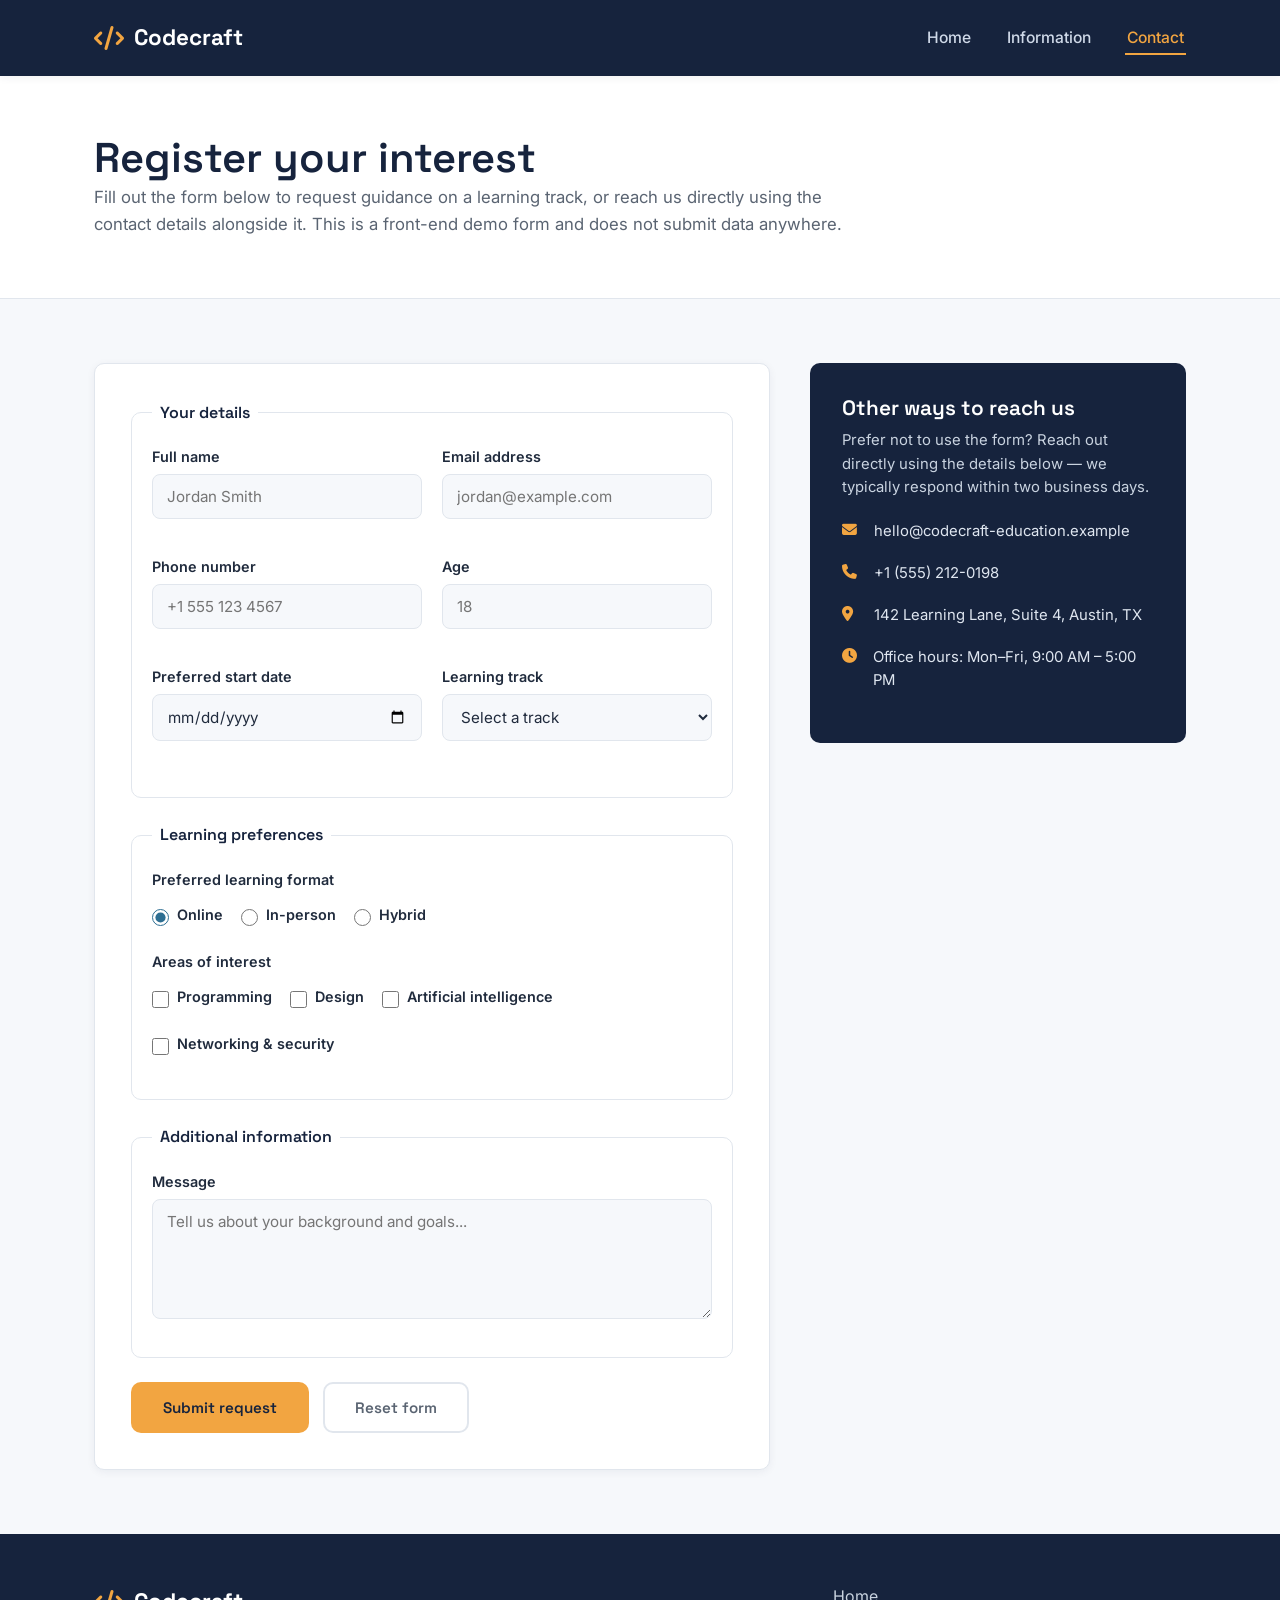
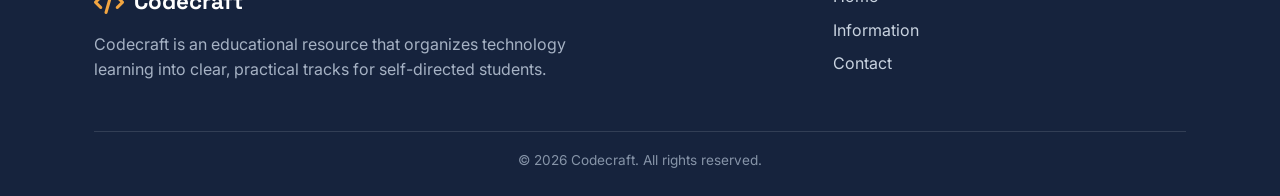
<file: contact.html>
<!DOCTYPE html>
<html lang="en">
<head>
  <meta charset="UTF-8">
  <meta name="viewport" content="width=device-width, initial-scale=1.0">
  <title>Contact &amp; Registration — Codecraft</title>
  <meta name="description" content="Register your interest in a Codecraft technology education track or get in touch with questions.">
  <link rel="preconnect" href="https://fonts.googleapis.com">
  <link href="https://fonts.googleapis.com/css2?family=Space+Grotesk:wght@500;600;700&family=Inter:wght@400;500;600&display=swap" rel="stylesheet">
  <link rel="stylesheet" href="https://cdnjs.cloudflare.com/ajax/libs/font-awesome/6.5.1/css/all.min.css">
  <link rel="stylesheet" href="style.css">
</head>
<body>

  <!-- ===================== HEADER & NAVIGATION ===================== -->
  <header class="site-header">
    <div class="wrapper">
      <a href="index.html" class="brand">
        <i class="fa-solid fa-code"></i>
        <span>Codecraft</span>
      </a>

      <input type="checkbox" id="nav-toggle" class="nav-toggle">
      <label for="nav-toggle" class="nav-toggle-label" aria-label="Toggle navigation menu">
        <i class="fa-solid fa-bars"></i>
      </label>

      <nav class="main-nav" aria-label="Primary navigation">
        <ul>
          <li><a href="index.html" class="nav-link">Home</a></li>
          <li><a href="details.html" class="nav-link">Information</a></li>
          <li><a href="contact.html" class="nav-link active">Contact</a></li>
        </ul>
      </nav>
    </div>
  </header>

  <main>

    <!-- ===================== PAGE INTRODUCTION ===================== -->
    <section class="page-intro">
      <div class="wrapper">
        <h1>Register your interest</h1>
        <p>Fill out the form below to request guidance on a learning track, or reach us directly using the contact details alongside it. This is a front-end demo form and does not submit data anywhere.</p>
      </div>
    </section>

    <!-- ===================== FORM + CONTACT INFO ===================== -->
    <section class="form-section">
      <div class="wrapper">

        <!-- ===== Registration form ===== -->
        <form class="contact-form" action="#" method="get">

          <fieldset>
            <legend>Your details</legend>

            <div class="form-row">
              <div class="form-group">
                <label for="full-name">Full name</label>
                <input type="text" id="full-name" name="full-name" placeholder="Jordan Smith" required>
              </div>
              <div class="form-group">
                <label for="email">Email address</label>
                <input type="email" id="email" name="email" placeholder="jordan@example.com" required>
              </div>
            </div>

            <div class="form-row">
              <div class="form-group">
                <label for="phone">Phone number</label>
                <input type="tel" id="phone" name="phone" placeholder="+1 555 123 4567" pattern="[0-9+\s\-]{7,15}">
              </div>
              <div class="form-group">
                <label for="age">Age</label>
                <input type="number" id="age" name="age" placeholder="18" min="10" max="99">
              </div>
            </div>

            <div class="form-row">
              <div class="form-group">
                <label for="start-date">Preferred start date</label>
                <input type="date" id="start-date" name="start-date">
              </div>
              <div class="form-group">
                <label for="category">Learning track</label>
                <select id="category" name="category" required>
                  <option value="" disabled selected>Select a track</option>
                  <option value="web-dev">Web Development</option>
                  <option value="data-science">Data Science &amp; AI</option>
                  <option value="cybersecurity">Cybersecurity</option>
                  <option value="ui-ux">UI/UX Design</option>
                </select>
              </div>
            </div>
          </fieldset>

          <fieldset>
            <legend>Learning preferences</legend>

            <div class="form-group">
              <label>Preferred learning format</label>
              <div class="choice-group">
                <span class="choice-item">
                  <input type="radio" id="format-online" name="format" value="online" checked>
                  <label for="format-online">Online</label>
                </span>
                <span class="choice-item">
                  <input type="radio" id="format-inperson" name="format" value="in-person">
                  <label for="format-inperson">In-person</label>
                </span>
                <span class="choice-item">
                  <input type="radio" id="format-hybrid" name="format" value="hybrid">
                  <label for="format-hybrid">Hybrid</label>
                </span>
              </div>
            </div>

            <div class="form-group">
              <label>Areas of interest</label>
              <div class="choice-group">
                <span class="choice-item">
                  <input type="checkbox" id="interest-programming" name="interests" value="programming">
                  <label for="interest-programming">Programming</label>
                </span>
                <span class="choice-item">
                  <input type="checkbox" id="interest-design" name="interests" value="design">
                  <label for="interest-design">Design</label>
                </span>
                <span class="choice-item">
                  <input type="checkbox" id="interest-ai" name="interests" value="ai">
                  <label for="interest-ai">Artificial intelligence</label>
                </span>
                <span class="choice-item">
                  <input type="checkbox" id="interest-networking" name="interests" value="networking">
                  <label for="interest-networking">Networking &amp; security</label>
                </span>
              </div>
            </div>
          </fieldset>

          <fieldset>
            <legend>Additional information</legend>
            <div class="form-group">
              <label for="message">Message</label>
              <textarea id="message" name="message" placeholder="Tell us about your background and goals..."></textarea>
            </div>
          </fieldset>

          <div class="form-actions">
            <button type="submit" class="btn btn-primary">Submit request</button>
            <button type="reset" class="btn btn-reset">Reset form</button>
          </div>
        </form>

        <!-- ===== Contact information panel ===== -->
        <aside class="contact-info">
          <h3>Other ways to reach us</h3>
          <p>Prefer not to use the form? Reach out directly using the details below &mdash; we typically respond within two business days.</p>
          <ul>
            <li><i class="fa-solid fa-envelope"></i> <span>hello@codecraft-education.example</span></li>
            <li><i class="fa-solid fa-phone"></i> <span>+1 (555) 212-0198</span></li>
            <li><i class="fa-solid fa-location-dot"></i> <span>142 Learning Lane, Suite 4, Austin, TX</span></li>
            <li><i class="fa-solid fa-clock"></i> <span>Office hours: Mon&ndash;Fri, 9:00 AM &ndash; 5:00 PM</span></li>
          </ul>
        </aside>

      </div>
    </section>

  </main>

  <!-- ===================== FOOTER ===================== -->
  <footer class="site-footer">
    <div class="wrapper">
      <div class="footer-grid">
        <div>
          <span class="brand"><i class="fa-solid fa-code"></i> Codecraft</span>
          <p>Codecraft is an educational resource that organizes technology learning into clear, practical tracks for self-directed students.</p>
        </div>
        <nav class="footer-nav" aria-label="Footer navigation">
          <ul>
            <li><a href="index.html">Home</a></li>
            <li><a href="details.html">Information</a></li>
            <li><a href="contact.html">Contact</a></li>
          </ul>
        </nav>
      </div>
      <div class="footer-bottom">
        &copy; 2026 Codecraft. All rights reserved.
      </div>
    </div>
  </footer>

</body>
</html>
</file>
<file: style.css>
/* =========================================================
   CODECRAFT — SHARED STYLESHEET
   Used by index.html, details.html, contact.html
   ========================================================= */

/* ---------- Design tokens ---------- */
:root {
  --color-primary: #16233d;      /* deep navy - header/footer */
  --color-primary-light: #1f3155;
  --color-secondary: #2d6e92;    /* slate blue - links/secondary accents */
  --color-accent: #f2a541;       /* amber - calls to action */
  --color-accent-dark: #d8902f;
  --color-bg: #f6f8fb;           /* page background */
  --color-surface: #ffffff;      /* card/panel background */
  --color-border: #e1e6ed;
  --color-text: #202b3d;
  --color-text-muted: #5a6472;
  --font-heading: "Space Grotesk", "Segoe UI", sans-serif;
  --font-body: "Inter", "Segoe UI", sans-serif;
  --radius: 10px;
  --shadow-sm: 0 2px 8px rgba(22, 35, 61, 0.06);
  --shadow-md: 0 10px 28px rgba(22, 35, 61, 0.12);
  --transition: 0.25s ease;
  --max-width: 1140px;
}

/* ---------- Reset & base ---------- */
* {
  box-sizing: border-box;
  margin: 0;
  padding: 0;
}

html {
  scroll-behavior: smooth;
}

body {
  font-family: var(--font-body);
  color: var(--color-text);
  background-color: var(--color-bg);
  line-height: 1.6;
  overflow-x: hidden; /* prevent horizontal scroll */
}

img {
  max-width: 100%;
  height: auto;
  display: block;
}

a {
  color: var(--color-secondary);
  text-decoration: none;
  transition: color var(--transition);
}

h1, h2, h3, h4 {
  font-family: var(--font-heading);
  color: var(--color-primary);
  line-height: 1.25;
  font-weight: 600;
}

h1 { font-size: 2.6rem; }
h2 { font-size: 1.9rem; margin-bottom: 0.75rem; }
h3 { font-size: 1.3rem; margin-bottom: 0.5rem; }

p { margin-bottom: 1rem; max-width: 70ch; }

.wrapper {
  max-width: var(--max-width);
  margin: 0 auto;
  padding: 0 24px;
}

section {
  padding: 64px 0;
}

.section-heading {
  text-align: center;
  margin-bottom: 40px;
}

.section-heading p {
  color: var(--color-text-muted);
  margin: 0 auto;
}

/* ---------- Buttons / links ---------- */
.btn {
  display: inline-block;
  padding: 14px 30px;
  border-radius: var(--radius);
  font-family: var(--font-heading);
  font-weight: 600;
  font-size: 0.95rem;
  border: 2px solid transparent;
  cursor: pointer;
  transition: transform var(--transition), box-shadow var(--transition), background-color var(--transition);
}

.btn-primary {
  background-color: var(--color-accent);
  color: var(--color-primary);
}

.btn-primary:hover {
  background-color: var(--color-accent-dark);
  transform: translateY(-2px);
  box-shadow: var(--shadow-md);
}

.btn-outline {
  background-color: transparent;
  color: var(--color-surface);
  border-color: var(--color-surface);
}

.btn-outline:hover {
  background-color: var(--color-surface);
  color: var(--color-primary);
  transform: translateY(-2px);
}

/* ---------- Header & Navigation ---------- */
.site-header {
  background-color: var(--color-primary);
  position: sticky;
  top: 0;
  z-index: 100;
  box-shadow: var(--shadow-sm);
}

.site-header .wrapper {
  display: flex;
  align-items: center;
  justify-content: space-between;
  min-height: 76px;
}

.brand {
  display: flex;
  align-items: center;
  gap: 10px;
  font-family: var(--font-heading);
  font-size: 1.4rem;
  font-weight: 700;
  color: #ffffff;
}

.brand i {
  color: var(--color-accent);
  font-size: 1.5rem;
}

/* Checkbox-hack mobile navigation (CSS only, no JavaScript) */
.nav-toggle {
  display: none;
}

.nav-toggle-label {
  display: none;
  font-size: 1.6rem;
  color: #ffffff;
  cursor: pointer;
}

.main-nav ul {
  list-style: none;
  display: flex;
  gap: 32px;
}

.nav-link {
  color: #cfd9e8;
  font-weight: 500;
  font-size: 0.98rem;
  padding: 6px 2px;
  border-bottom: 2px solid transparent;
  transition: color var(--transition), border-color var(--transition);
}

.nav-link:hover {
  color: #ffffff;
}

.nav-link.active {
  color: var(--color-accent);
  border-bottom-color: var(--color-accent);
}

/* ---------- Hero section ---------- */
.hero {
  background: linear-gradient(120deg, var(--color-primary), var(--color-primary-light));
  color: #ffffff;
  padding: 90px 0;
}

.hero .wrapper {
  display: grid;
  grid-template-columns: 1.1fr 1fr;
  gap: 56px;
  align-items: center;
}

.hero-content h1 {
  color: #ffffff;
  margin-bottom: 18px;
}

.hero-content p {
  font-size: 1.1rem;
  color: #e7ecf4;
  max-width: 54ch;
  margin-bottom: 30px;
}

.hero-actions {
  display: flex;
  gap: 16px;
  flex-wrap: wrap;
}

.hero-image {
  border-radius: var(--radius);
  overflow: hidden;
  box-shadow: var(--shadow-md);
  border: 1px solid rgba(255, 255, 255, 0.15);
}

.hero-image img {
  width: 100%;
  height: 100%;
  min-height: 320px;
  object-fit: cover;
}

/* ---------- Card grid (Home page) ---------- */
.card-grid {
  display: grid;
  grid-template-columns: repeat(3, 1fr);
  gap: 28px;
}

.card {
  background-color: var(--color-surface);
  border: 1px solid var(--color-border);
  border-radius: var(--radius);
  padding: 32px 26px;
  text-align: left;
  box-shadow: var(--shadow-sm);
  transition: transform var(--transition), box-shadow var(--transition);
}

.card:hover {
  transform: translateY(-6px);
  box-shadow: var(--shadow-md);
}

.card-icon {
  width: 54px;
  height: 54px;
  border-radius: 50%;
  background-color: rgba(45, 110, 146, 0.1);
  color: var(--color-secondary);
  display: flex;
  align-items: center;
  justify-content: center;
  font-size: 1.4rem;
  margin-bottom: 18px;
}

.card p {
  color: var(--color-text-muted);
  font-size: 0.96rem;
}

.card-link {
  font-weight: 600;
  font-size: 0.92rem;
}

.card-link::after {
  content: "";
}

/* ---------- Info / split section ---------- */
.split-section .wrapper {
  display: grid;
  grid-template-columns: 1fr 1fr;
  gap: 48px;
  align-items: center;
}

.split-section img {
  border-radius: var(--radius);
  box-shadow: var(--shadow-md);
}

.fact-list {
  list-style: none;
  margin-top: 20px;
}

.fact-list li {
  padding-left: 28px;
  position: relative;
  margin-bottom: 12px;
  color: var(--color-text-muted);
}

.fact-list li::before {
  content: "\f00c";
  font-family: "Font Awesome 6 Free";
  font-weight: 900;
  color: var(--color-accent);
  position: absolute;
  left: 0;
  top: 2px;
}

/* ---------- Call-to-action band ---------- */
.cta-band {
  background-color: var(--color-primary-light);
  color: #ffffff;
  text-align: center;
}

.cta-band h2 {
  color: #ffffff;
}

.cta-band p {
  color: #d6e0ee;
  margin: 0 auto 28px;
}

/* ---------- Footer ---------- */
.site-footer {
  background-color: var(--color-primary);
  color: #c9d3e0;
  padding: 50px 0 24px;
}

.footer-grid {
  display: grid;
  grid-template-columns: 2fr 1fr;
  gap: 32px;
  margin-bottom: 32px;
}

.footer-grid .brand {
  color: #ffffff;
  margin-bottom: 12px;
}

.footer-grid p {
  color: #a6b2c4;
  max-width: 50ch;
}

.footer-nav ul {
  list-style: none;
}

.footer-nav li {
  margin-bottom: 8px;
}

.footer-nav a {
  color: #c9d3e0;
}

.footer-nav a:hover {
  color: var(--color-accent);
}

.footer-bottom {
  border-top: 1px solid rgba(255, 255, 255, 0.12);
  padding-top: 18px;
  font-size: 0.85rem;
  color: #8694a8;
  text-align: center;
}

/* =========================================================
   DETAILS PAGE
   ========================================================= */

.page-intro {
  background-color: var(--color-surface);
  border-bottom: 1px solid var(--color-border);
  padding: 56px 0 44px;
}

.page-intro p {
  color: var(--color-text-muted);
  font-size: 1.05rem;
}

.content-block h2 {
  margin-top: 8px;
}

.content-block h3 {
  margin-top: 22px;
  color: var(--color-secondary);
}

.two-col-lists {
  display: grid;
  grid-template-columns: 1fr 1fr;
  gap: 40px;
  margin: 28px 0;
}

.two-col-lists ul,
.two-col-lists ol {
  padding-left: 22px;
}

.two-col-lists li {
  margin-bottom: 10px;
  color: var(--color-text-muted);
}

.image-pair {
  display: grid;
  grid-template-columns: 1fr 1fr;
  gap: 24px;
  margin: 28px 0;
}

.image-pair figure {
  background-color: var(--color-surface);
  border: 1px solid var(--color-border);
  border-radius: var(--radius);
  overflow: hidden;
}

.image-pair img {
  width: 100%;
  height: 220px;
  object-fit: cover;
}

.image-pair figcaption {
  padding: 12px 16px;
  font-size: 0.88rem;
  color: var(--color-text-muted);
}

/* ---------- Table ---------- */
.table-wrapper {
  overflow-x: auto; /* keeps the table usable on small screens */
  margin: 28px 0;
  border-radius: var(--radius);
  box-shadow: var(--shadow-sm);
}

.info-table {
  width: 100%;
  border-collapse: collapse;
  background-color: var(--color-surface);
  min-width: 560px;
}

.info-table caption {
  text-align: left;
  font-family: var(--font-heading);
  font-weight: 600;
  padding: 14px 18px;
  color: var(--color-primary);
  background-color: var(--color-surface);
}

.info-table thead {
  background-color: var(--color-primary);
}

.info-table th {
  color: #ffffff;
  text-align: left;
  padding: 14px 18px;
  font-size: 0.9rem;
}

.info-table td {
  padding: 14px 18px;
  border-top: 1px solid var(--color-border);
  color: var(--color-text);
  font-size: 0.93rem;
}

.info-table tbody tr {
  transition: background-color var(--transition);
}

.info-table tbody tr:hover {
  background-color: rgba(45, 110, 146, 0.07);
}

/* ---------- Structured facts (definition list) ---------- */
.stat-grid {
  display: grid;
  grid-template-columns: repeat(4, 1fr);
  gap: 20px;
  margin: 28px 0;
}

.stat-item {
  background-color: var(--color-surface);
  border: 1px solid var(--color-border);
  border-radius: var(--radius);
  padding: 24px 18px;
  text-align: center;
}

.stat-item dt {
  font-family: var(--font-heading);
  font-size: 1.8rem;
  color: var(--color-secondary);
  font-weight: 700;
}

.stat-item dd {
  margin-top: 6px;
  font-size: 0.85rem;
  color: var(--color-text-muted);
}

/* ---------- Useful links list ---------- */
.resource-list {
  list-style: none;
  margin: 24px 0;
}

.resource-list li {
  padding: 16px 18px;
  background-color: var(--color-surface);
  border: 1px solid var(--color-border);
  border-radius: var(--radius);
  margin-bottom: 12px;
  display: flex;
  justify-content: space-between;
  align-items: center;
  gap: 12px;
}

.resource-list a {
  font-weight: 600;
  color: var(--color-primary);
}

.resource-list a:hover {
  color: var(--color-secondary);
}

.resource-list span {
  font-size: 0.85rem;
  color: var(--color-text-muted);
}

/* =========================================================
   CONTACT PAGE
   ========================================================= */

.form-section .wrapper {
  display: grid;
  grid-template-columns: 1.4fr 1fr;
  gap: 40px;
  align-items: flex-start;
}

.contact-form {
  background-color: var(--color-surface);
  border: 1px solid var(--color-border);
  border-radius: var(--radius);
  padding: 36px;
  box-shadow: var(--shadow-sm);
}

.contact-form fieldset {
  border: 1px solid var(--color-border);
  border-radius: var(--radius);
  padding: 20px;
  margin-bottom: 24px;
}

.contact-form legend {
  font-family: var(--font-heading);
  font-weight: 600;
  color: var(--color-primary);
  padding: 0 8px;
}

.form-row {
  display: grid;
  grid-template-columns: 1fr 1fr;
  gap: 20px;
  margin-bottom: 18px;
}

.form-group {
  margin-bottom: 18px;
  display: flex;
  flex-direction: column;
}

.form-group label {
  font-size: 0.9rem;
  font-weight: 600;
  margin-bottom: 6px;
  color: var(--color-text);
}

.form-group input[type="text"],
.form-group input[type="email"],
.form-group input[type="tel"],
.form-group input[type="number"],
.form-group input[type="date"],
.form-group select,
.form-group textarea {
  font-family: var(--font-body);
  font-size: 0.95rem;
  padding: 12px 14px;
  border: 1px solid var(--color-border);
  border-radius: 8px;
  background-color: var(--color-bg);
  color: var(--color-text);
  transition: border-color var(--transition), box-shadow var(--transition);
}

.form-group input:hover,
.form-group select:hover,
.form-group textarea:hover {
  border-color: var(--color-secondary);
}

.form-group input:focus,
.form-group select:focus,
.form-group textarea:focus {
  outline: none;
  border-color: var(--color-secondary);
  box-shadow: 0 0 0 3px rgba(45, 110, 146, 0.18);
}

.form-group textarea {
  resize: vertical;
  min-height: 120px;
}

.choice-group {
  display: flex;
  flex-wrap: wrap;
  gap: 18px;
  margin-top: 6px;
}

.choice-item {
  display: flex;
  align-items: center;
  gap: 8px;
  font-size: 0.92rem;
  color: var(--color-text);
}

.choice-item input[type="radio"],
.choice-item input[type="checkbox"] {
  width: 17px;
  height: 17px;
  accent-color: var(--color-secondary);
  cursor: pointer;
}

.form-actions {
  display: flex;
  gap: 14px;
  margin-top: 10px;
}

.btn-reset {
  background-color: transparent;
  border: 2px solid var(--color-border);
  color: var(--color-text-muted);
}

.btn-reset:hover {
  border-color: var(--color-secondary);
  color: var(--color-secondary);
}

/* ---------- Contact info panel ---------- */
.contact-info {
  background-color: var(--color-primary);
  color: #ffffff;
  border-radius: var(--radius);
  padding: 32px;
}

.contact-info h3 {
  color: #ffffff;
}

.contact-info p {
  color: #c9d3e0;
  font-size: 0.93rem;
}

.contact-info ul {
  list-style: none;
  margin-top: 20px;
}

.contact-info li {
  display: flex;
  gap: 12px;
  align-items: flex-start;
  margin-bottom: 18px;
  color: #dfe6f0;
  font-size: 0.93rem;
}

.contact-info i {
  color: var(--color-accent);
  width: 20px;
  margin-top: 3px;
}

/* =========================================================
   RESPONSIVE — 768px and below
   ========================================================= */
@media (max-width: 768px) {
  h1 { font-size: 1.7rem; }
  h2 { font-size: 1.6rem; }

  .wrapper { padding: 0 18px; }

  section { padding: 44px 0; }

  .hero { padding: 70px 0; }

  .hero .wrapper,
  .split-section .wrapper,
  .form-section .wrapper,
  .footer-grid,
  .image-pair {
    grid-template-columns: 1fr;
  }

  .hero .wrapper {
    text-align: center;
  }

  .hero-image {
    order: -1;
  }

  .hero-image img {
    min-height: 220px;
  }

  .hero-actions {
    flex-direction: column;
    justify-content: center;
  }

  .hero-actions .btn {
    text-align: center;
  }

  .split-section .wrapper {
    text-align: center;
  }

  /* Collapse nav into a CSS-only mobile menu */
  .site-header .wrapper {
    flex-wrap: wrap;
  }

  .nav-toggle-label {
    display: block;
  }

  .main-nav {
    width: 100%;
    order: 3;
  }

  .main-nav ul {
    flex-direction: column;
    gap: 0;
    max-height: 0;
    overflow: hidden;
    transition: max-height var(--transition);
  }

  .nav-toggle:checked ~ .main-nav ul {
    max-height: 300px;
  }

  .main-nav li {
    border-top: 1px solid rgba(255, 255, 255, 0.1);
  }

  .nav-link {
    display: block;
    padding: 14px 4px;
  }

  .card-grid {
    grid-template-columns: 1fr;
  }

  .stat-grid {
    grid-template-columns: 1fr;
  }

  .two-col-lists {
    grid-template-columns: 1fr;
  }

  .form-row {
    grid-template-columns: 1fr;
  }

  .resource-list li {
    flex-direction: column;
    align-items: flex-start;
  }

  .form-actions {
    flex-direction: column;
  }

  .form-actions .btn {
    width: 100%;
    text-align: center;
  }

  .contact-info {
    margin-top: 4px;
  }
}
</file>
